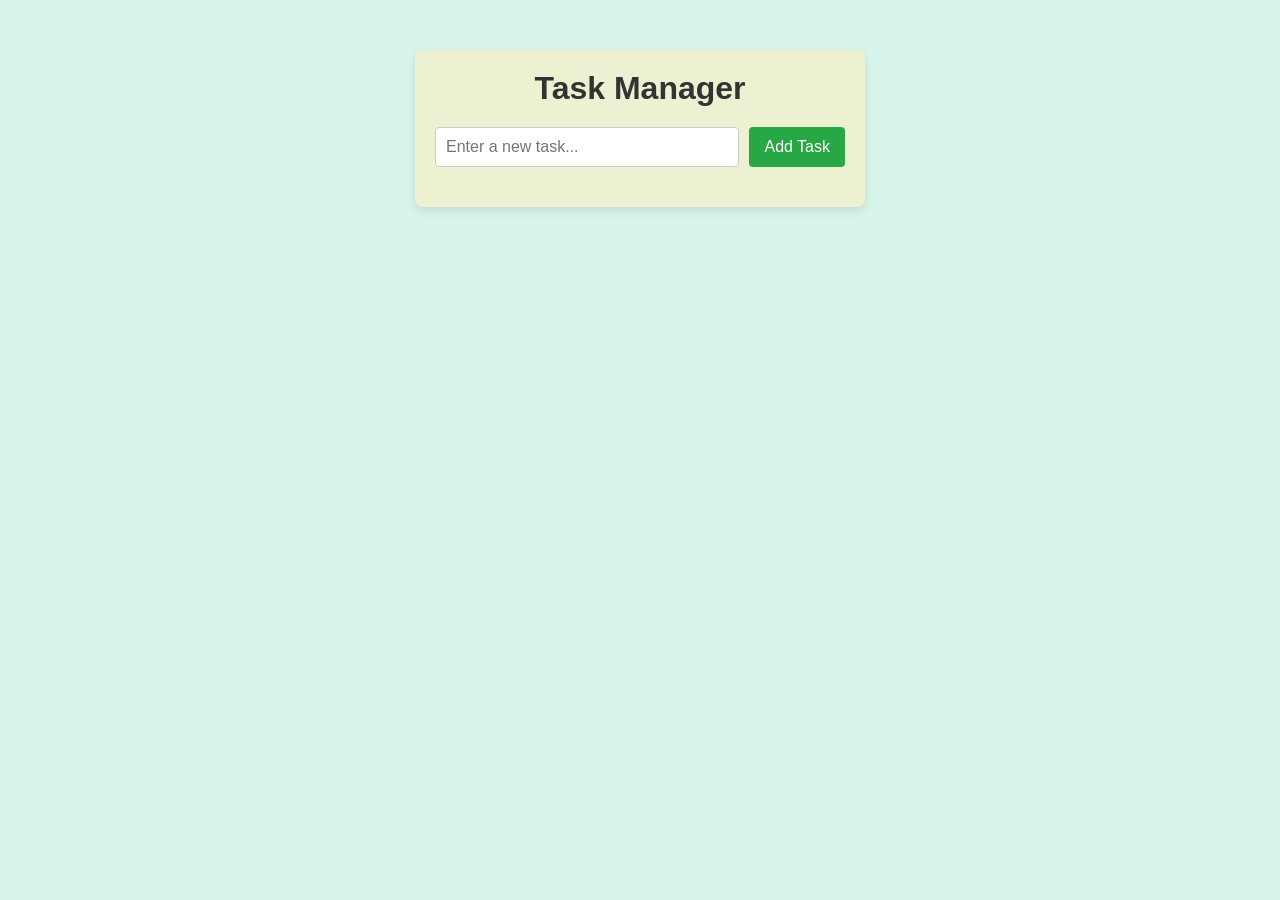
<file: #1-task manager/index.html>
<!DOCTYPE html>
<html lang="en">
<head>
    <meta charset="UTF-8">
    <meta name="viewport" content="width=device-width, initial-scale=1.0">
    <title>Task List CRUD App</title>
    <link rel="stylesheet" href="style.css">
</head>
<body>

    <div class="container">
        <h1>Task Manager</h1>
        
        <div class="input-group">
            <input type="text" id="taskInput" placeholder="Enter a new task...">
            <button id="addBtn">Add Task</button>
        </div>

        <!-- The JavaScript will inject the tasks here -->
        <ul id="taskList"></ul>
    </div>

    <script src="script.js"></script>
</body>
</html>
</file>
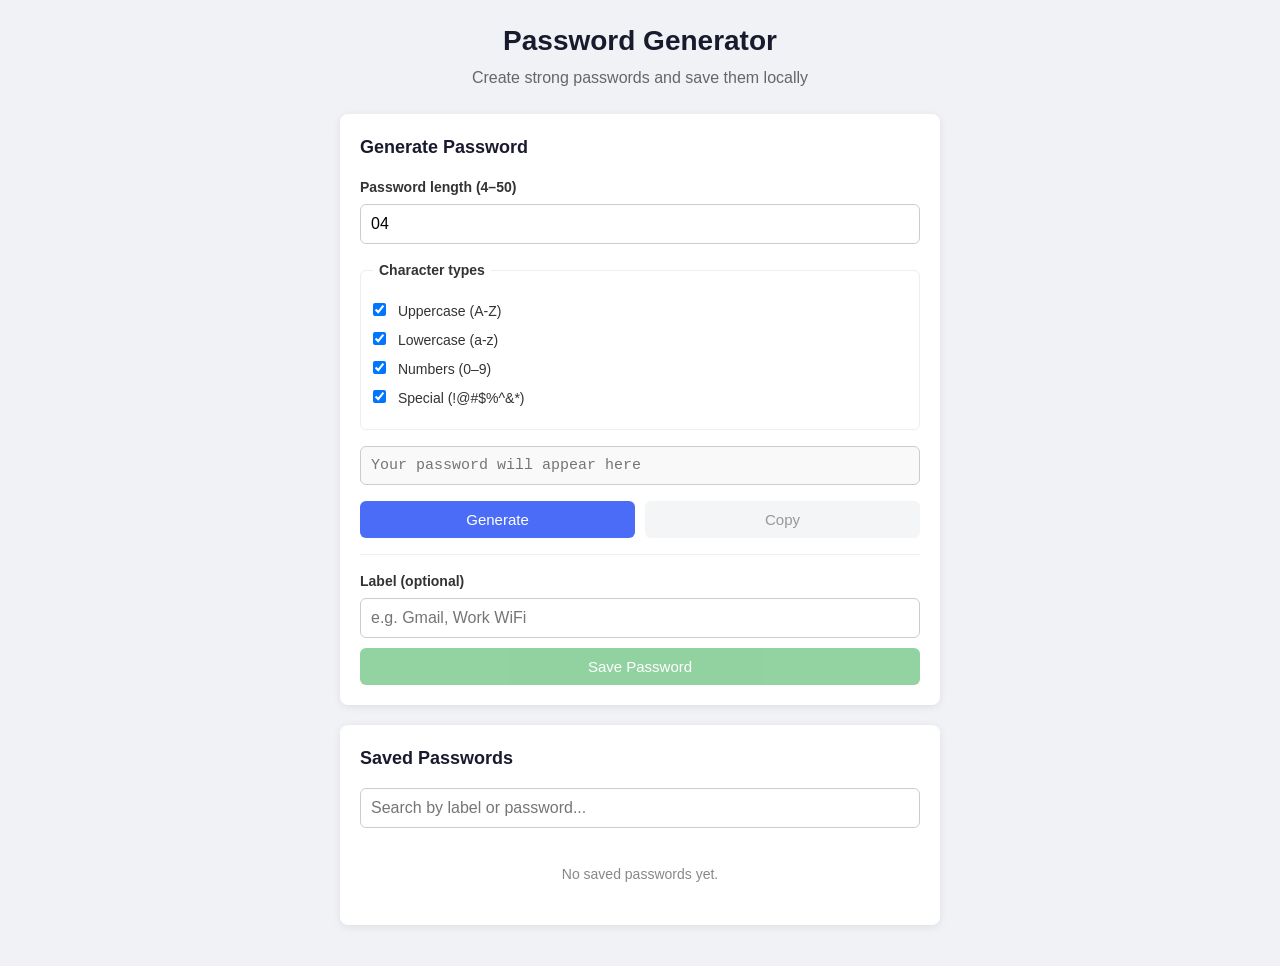
<file: #2-Password geneator/index.html>
<!DOCTYPE html>
<html lang="en">
<head>
  <meta charset="UTF-8">
  <meta name="viewport" content="width=device-width, initial-scale=1.0">
  <title>Random Password Generator</title>
  <link rel="stylesheet" href="style.css">
</head>
<body>
  <div class="container">
    <header>
      <h1>Password Generator</h1>
      <p class="subtitle">Create strong passwords and save them locally</p>
    </header>

    <section class="card">
      <h2>Generate Password</h2>

      <div id="error-message" class="error-message hidden" role="alert"></div>

      <div class="form-group">
        <label for="password-length">Password length (4–50)</label>
        <input type="number" id="password-length" min="4" max="50" value="04">
      </div>

      <fieldset class="options">
        <legend>Character types</legend>
        <label class="checkbox-label">
          <input type="checkbox" id="uppercase" checked>
          Uppercase (A-Z)
        </label>
        <label class="checkbox-label">
          <input type="checkbox" id="lowercase" checked>
          Lowercase (a-z)
        </label>
        <label class="checkbox-label">
          <input type="checkbox" id="numbers" checked>
          Numbers (0–9)
        </label>
        <label class="checkbox-label">
          <input type="checkbox" id="special" checked>
          Special (!@#$%^&*)
        </label>
      </fieldset>

      <div class="password-output">
        <input type="text" id="generated-password" readonly placeholder="Your password will appear here">
        <span id="strength-badge" class="strength-badge hidden">Weak</span>
      </div>

      <div class="button-row">
        <button type="button" id="generate-btn" class="btn btn-primary">Generate</button>
        <button type="button" id="copy-btn" class="btn btn-secondary" disabled>Copy</button>
      </div>

      <div class="save-section">
        <label for="password-label">Label (optional)</label>
        <input type="text" id="password-label" placeholder="e.g. Gmail, Work WiFi">
        <button type="button" id="save-btn" class="btn btn-save" disabled>Save Password</button>
      </div>
    </section>

    <section class="card">
      <h2>Saved Passwords</h2>

      <div class="search-box">
        <input type="text" id="search-input" placeholder="Search by label or password...">
      </div>

      <p id="empty-state" class="empty-state">No saved passwords yet.</p>
      <ul id="password-list" class="password-list"></ul>
    </section>
  </div>

  <div id="toast" class="toast hidden"></div>

  <script src="app.js"></script>
</body>
</html>
</file>
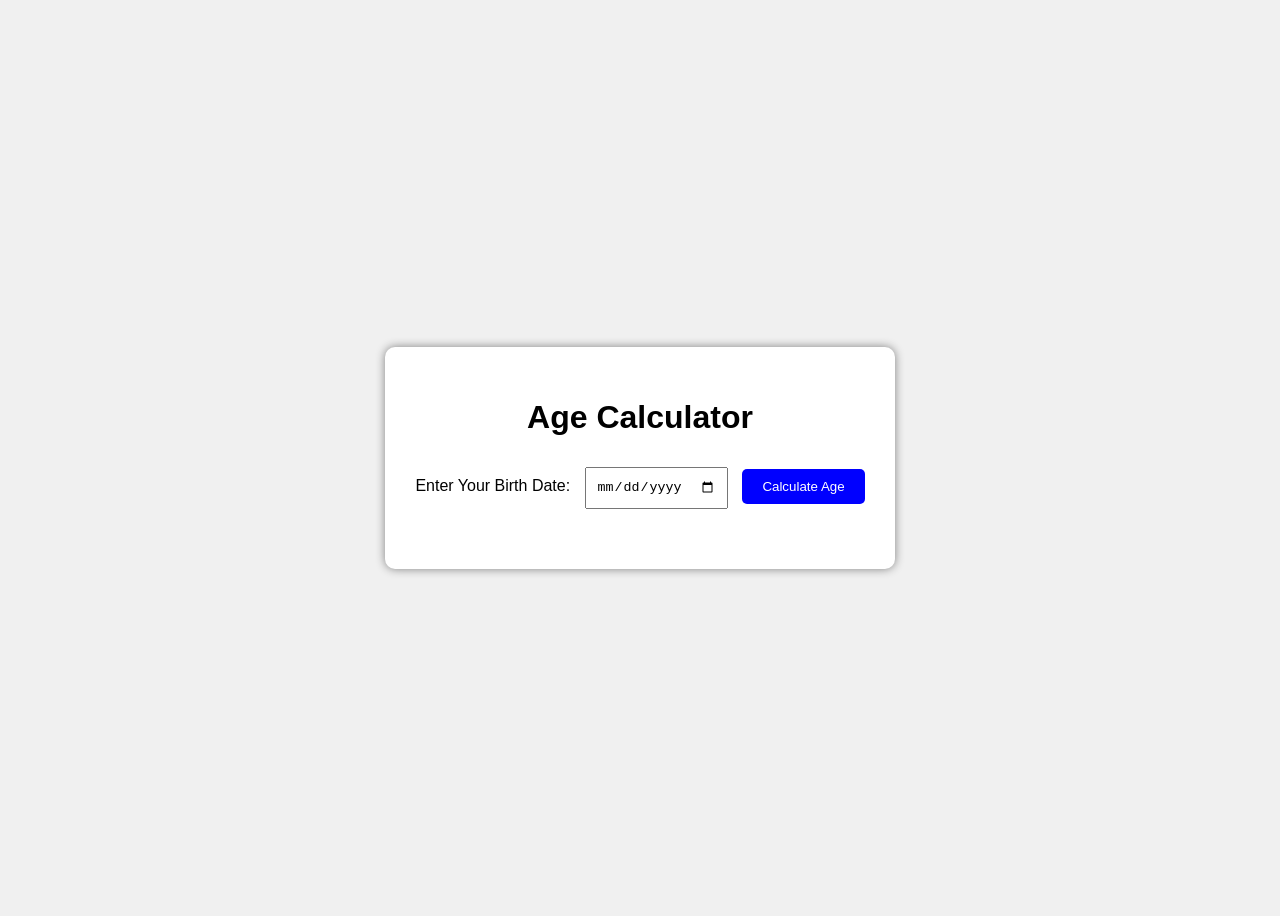
<file: #3-Age calculator/index.html>
<!DOCTYPE html>
<html lang="en">

<head>

    <!-- Character encoding -->
    <meta charset="UTF-8">

    <!-- Mobile responsive -->
    <meta name="viewport" content="width=device-width, initial-scale=1.0">

    <!-- Website title -->
    <title>Age Calculator</title>

    <!-- Connect CSS file -->
    <link rel="stylesheet" href="style.css">

</head>

<body>

    <!-- Main container -->
    <div class="container">

        <!-- Heading -->
        <h1>Age Calculator</h1>

        <!-- Label for date input -->
        <label for="birthDate">Enter Your Birth Date:</label>

        <!-- Date input field -->
        <input type="date" id="birthDate">

        <!-- Calculate button -->
        <button onclick="calculateAge()">
            Calculate Age
        </button>

        <!-- Result will appear here -->
        <div id="result"></div>

    </div>

    <!-- Connect JavaScript file -->
    <script src="script.js"></script>

</body>

</html>
</file>
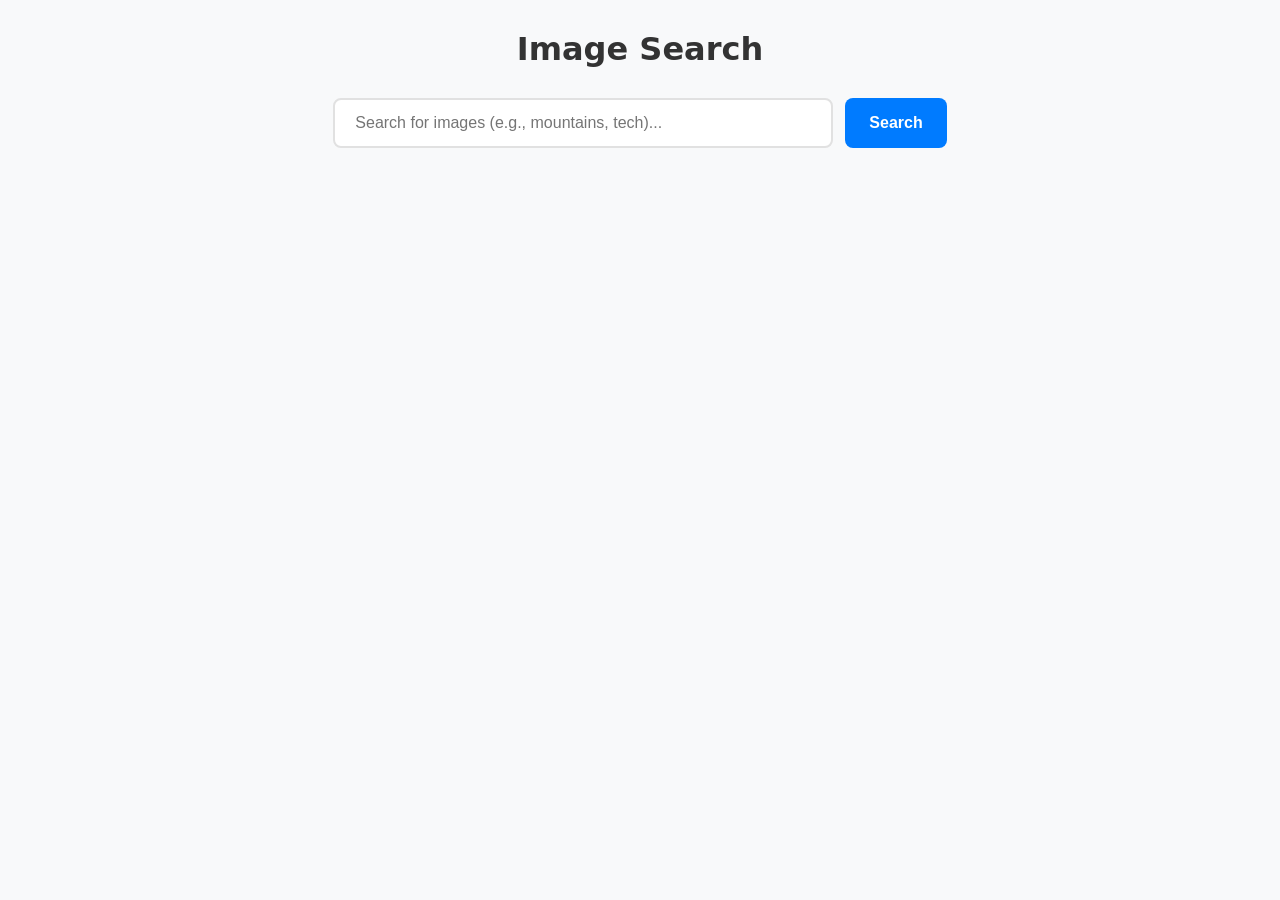
<file: #4-Image finder/index.html>
<!DOCTYPE html>
<html lang="en">
<head>
    <meta charset="UTF-8">
    <meta name="viewport" content="width=device-width, initial-scale=1.0">
    <title>Image Search App</title>
    <link rel="stylesheet" href="style.css">
</head>
<body>
    <div class="search-container">
        <h1 class="title">Image Search</h1>
        
        <form id="search-form" class="search-form">
            <input type="text" id="search-input" class="search-input" placeholder="Search for images (e.g., mountains, tech)..." required>
            <button type="submit" id="search-btn" class="search-btn">Search</button>
        </form>

        <div id="error-message" class="error-message hidden"></div>

        <div id="gallery-grid" class="gallery-grid"></div>

        <div id="status-message" class="status-message hidden"></div>

        <div id="load-more-wrapper" class="load-more-wrapper hidden">
            <button id="load-more-btn" class="load-more-btn">Load More</button>
        </div>
    </div>

    <script src="script.js"></script>
</body>
</html>
</file>
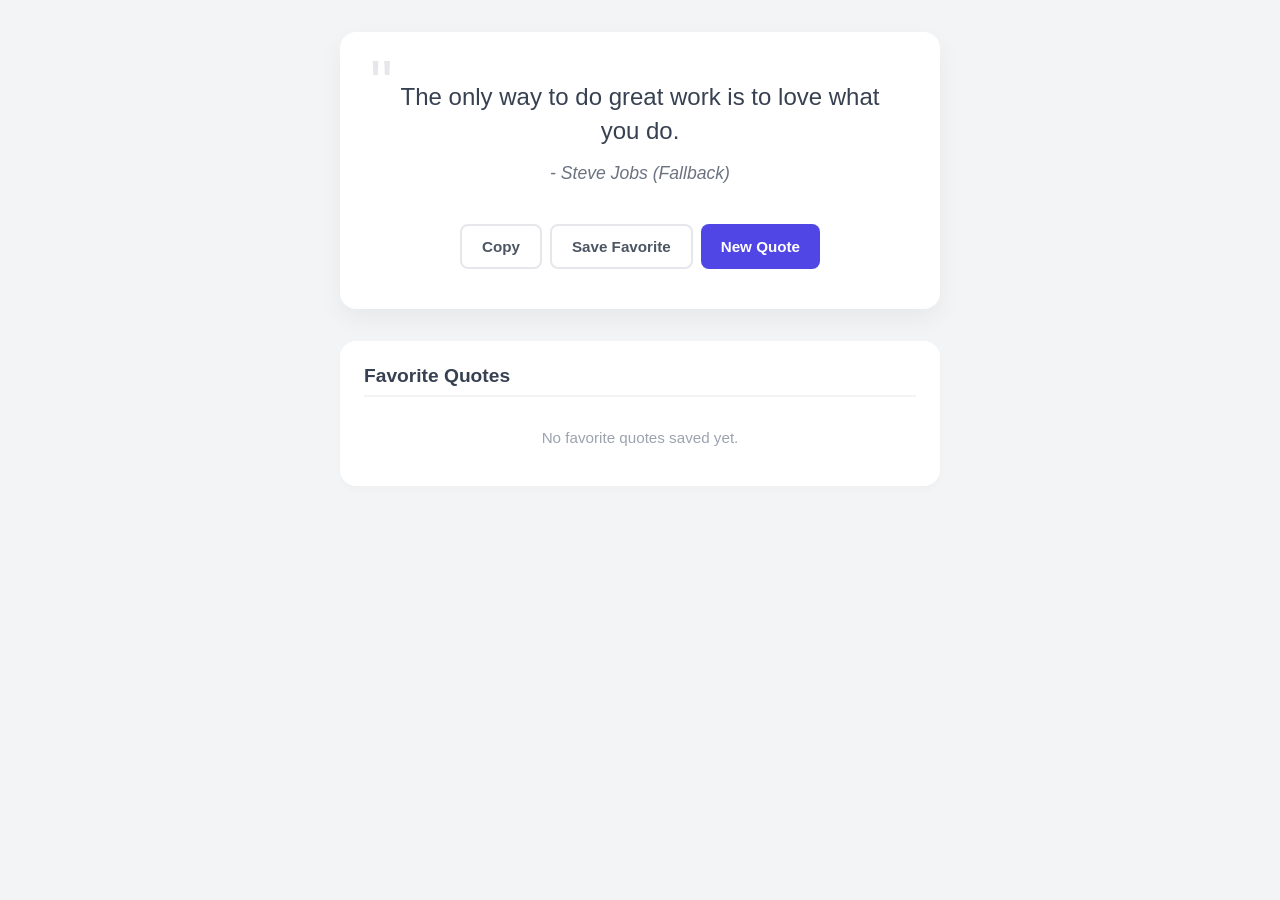
<file: #6-Random Quote Generator/index.html>
<!DOCTYPE html>
<html lang="en">
<head>
    <meta charset="UTF-8">
    <meta name="viewport" content="width=device-width, initial-scale=1.0">
    <title>Random Quote Generator</title>
    <link rel="stylesheet" href="style.css">
</head>
<body>

    <div class="container">
        <!-- Main Quote Generator Card -->
        <div class="quote-card">
            <div class="quote-content">
                <span class="quote-mark">"</span>
                <p id="quote-text">Loading quote...</p>
                <p id="quote-author">-</p>
            </div>
            
            <div class="button-group">
                <button class="btn btn-outline" onclick="copyQuote()" id="copy-btn">Copy</button>
                <button class="btn btn-outline" onclick="saveFavorite()">Save Favorite</button>
                <button class="btn btn-primary" onclick="generateQuote()" id="new-quote-btn">New Quote</button>
            </div>
        </div>

        <!-- Saved Favorites Section -->
        <div class="favorites-section">
            <h3>Favorite Quotes</h3>
            <div id="favorites-list" class="favorites-list">
                <!-- Saved quotes will appear here -->
            </div>
        </div>
    </div>

    <script src="script.js"></script>
</body>
</html>
</file>
<file: #1-task manager/style.css>
* {
    box-sizing: border-box;
    margin: 0;
    padding: 0;
    font-family: Arial, sans-serif;
}

body {
    background-color: #d8f5eb;
    display: flex;
    justify-content: center;
    padding-top: 50px;
}

.container {
    background: #eef0d2;
    width: 100%;
    max-width: 450px;
    padding: 20px;
    border-radius: 8px;
    box-shadow: 0 4px 10px rgba(0,0,0,0.1);
    
}

h1 {
    text-align: center;
    margin-bottom: 20px;
    color: #333;
}

.input-group {
    display: flex;
    gap: 10px;
    margin-bottom: 20px;
}

input[type="text"] {
    flex: 1;
    padding: 10px;
    border: 1px solid #ccc;
    border-radius: 4px;
    font-size: 16px;
}

button {
    padding: 10px 15px;
    border: none;
    border-radius: 4px;
    cursor: pointer;
    font-size: 16px;
    transition: background 0.3s;
}

#addBtn {
    background-color: #28a745;
    color: white;
}

#addBtn:hover {
    background-color: #218838;
}

ul {
    list-style-type: none;
}

li {
    background: #f9f9f9;
    padding: 15px;
    margin-bottom: 10px;
    border-radius: 4px;
    border: 1px solid #ddd;
    display: flex;
    align-items: center;
    justify-content: space-between;
}

.task-text {
    flex: 1;
    margin-right: 15px;
    word-break: break-all;
}

.btn-group button {
    padding: 5px 10px;
    font-size: 14px;
    margin-left: 5px;
}

.edit-btn {
    background-color: #ffc107;
    color: #333;
}

.edit-btn:hover {
    background-color: #e0a800;
}

.delete-btn {
    background-color: #dc3545;
    color: white;
}

.delete-btn:hover {
    background-color: #c82333;
}
</file>
<file: #2-Password geneator/style.css>
/* Simple, easy-to-read styles */

* {
  box-sizing: border-box;
  margin: 0;
  padding: 0;
}

body {
  font-family: Arial, sans-serif;
  background: #f0f2f5;
  color: #333;
  line-height: 1.5;
  padding: 20px;
}

.container {
  max-width: 600px;
  margin: 0 auto;
}

header {
  text-align: center;
  margin-bottom: 24px;
}

header h1 {
  font-size: 28px;
  color: #1a1a2e;
}

.subtitle {
  color: #666;
  margin-top: 4px;
}

/* Cards */
.card {
  background: #fff;
  border-radius: 8px;
  padding: 20px;
  margin-bottom: 20px;
  box-shadow: 0 2px 8px rgba(0, 0, 0, 0.08);
}

.card h2 {
  font-size: 18px;
  margin-bottom: 16px;
  color: #1a1a2e;
}

/* Form */
.form-group {
  margin-bottom: 16px;
}

.form-group label,
.save-section label {
  display: block;
  margin-bottom: 6px;
  font-weight: bold;
  font-size: 14px;
}

input[type="number"],
input[type="text"] {
  width: 100%;
  padding: 10px;
  border: 1px solid #ccc;
  border-radius: 6px;
  font-size: 16px;
}

input:focus {
  outline: none;
  border-color: #4a6cf7;
}

/* Checkboxes */
.options {
  border: 1px solid #eee;
  border-radius: 6px;
  padding: 12px;
  margin-bottom: 16px;
}

.options legend {
  font-weight: bold;
  font-size: 14px;
  padding: 0 6px;
}

.checkbox-label {
  display: block;
  margin: 8px 0;
  cursor: pointer;
  font-size: 14px;
}

.checkbox-label input {
  margin-right: 8px;
}

/* Password output */
.password-output {
  display: flex;
  gap: 10px;
  align-items: center;
  margin-bottom: 16px;
}

.password-output input {
  flex: 1;
  font-family: monospace;
  font-size: 15px;
  background: #f9f9f9;
}

/* Strength badge */
.strength-badge {
  padding: 6px 12px;
  border-radius: 20px;
  font-size: 12px;
  font-weight: bold;
  white-space: nowrap;
}

.strength-badge.weak {
  background: #ffe0e0;
  color: #c0392b;
}

.strength-badge.medium {
  background: #fff3cd;
  color: #856404;
}

.strength-badge.strong {
  background: #d4edda;
  color: #155724;
}

/* Buttons */
.button-row {
  display: flex;
  gap: 10px;
  margin-bottom: 16px;
}

.btn {
  padding: 10px 20px;
  border: none;
  border-radius: 6px;
  font-size: 15px;
  cursor: pointer;
  flex: 1;
}

.btn:disabled {
  opacity: 0.5;
  cursor: not-allowed;
}

.btn-primary {
  background: #4a6cf7;
  color: #fff;
}

.btn-primary:hover:not(:disabled) {
  background: #3a5ce5;
}

.btn-secondary {
  background: #e9ecef;
  color: #333;
}

.btn-secondary:hover:not(:disabled) {
  background: #dde1e6;
}

.btn-save {
  background: #28a745;
  color: #fff;
  width: 100%;
  margin-top: 10px;
}

.btn-save:hover:not(:disabled) {
  background: #218838;
}

/* Save section */
.save-section {
  border-top: 1px solid #eee;
  padding-top: 16px;
}

/* Error message */
.error-message {
  background: #ffe0e0;
  color: #c0392b;
  padding: 10px;
  border-radius: 6px;
  margin-bottom: 16px;
  font-size: 14px;
}

.hidden {
  display: none !important;
}

/* Search */
.search-box {
  margin-bottom: 16px;
}

/* Password list */
.password-list {
  list-style: none;
}

.password-item {
  border: 1px solid #eee;
  border-radius: 6px;
  padding: 12px;
  margin-bottom: 10px;
  background: #fafafa;
}

.password-item-header {
  display: flex;
  justify-content: space-between;
  align-items: center;
  margin-bottom: 6px;
}

.password-item-label {
  font-weight: bold;
  color: #1a1a2e;
}

.password-item-date {
  font-size: 12px;
  color: #888;
}

.password-item-value {
  font-family: monospace;
  font-size: 14px;
  word-break: break-all;
  margin-bottom: 8px;
}

.btn-delete {
  background: #dc3545;
  color: #fff;
  border: none;
  padding: 6px 12px;
  border-radius: 4px;
  font-size: 13px;
  cursor: pointer;
}

.btn-delete:hover {
  background: #c82333;
}

.empty-state {
  text-align: center;
  color: #888;
  padding: 20px;
  font-size: 14px;
}

/* Toast notification */
.toast {
  position: fixed;
  bottom: 20px;
  left: 50%;
  transform: translateX(-50%);
  background: #333;
  color: #fff;
  padding: 12px 24px;
  border-radius: 6px;
  font-size: 14px;
  z-index: 100;
}

/* Responsive */
@media (max-width: 480px) {
  .button-row {
    flex-direction: column;
  }

  .password-output {
    flex-direction: column;
    align-items: stretch;
  }
}
</file>
<file: #3-Age calculator/style.css>
/* Body styling */
body {

    /* Font style */
    font-family: Arial, sans-serif;

    /* Background color */
    background-color: #f0f0f0;

    /* Center content horizontally */
    display: flex;

    /* Center content vertically */
    justify-content: center;

    /* Vertical alignment */
    align-items: center;

    /* Full screen height */
    height: 100vh;

}

/* Main container */
.container {

    /* White background */
    background-color: white;

    /* Space inside box */
    padding: 30px;

    /* Rounded corners */
    border-radius: 10px;

    /* Center text */
    text-align: center;

    /* Shadow effect */
    box-shadow: 0 0 10px gray;

}

/* Input field */
input {

    /* Space around input */
    margin: 10px;

    /* Inner spacing */
    padding: 10px;

}

/* Button styling */
button {

    /* Inner spacing */
    padding: 10px 20px;

    /* Blue background */
    background-color: blue;

    /* Text color */
    color: white;

    /* Remove border */
    border: none;

    /* Rounded corners */
    border-radius: 5px;

    /* Mouse pointer */
    cursor: pointer;

}

/* Result styling */
#result {

    /* Space above result */
    margin-top: 20px;

    /* Bigger text */
    font-size: 20px;

}
</file>
<file: #4-Image finder/style.css>
* {
    box-sizing: border-box;
    margin: 0;
    padding: 0;
}

body {
    font-family: system-ui, -apple-system, sans-serif;
    background-color: #f8f9fa;
    color: #333;
}

.search-container {
    max-width: 1200px;
    margin: 0 auto;
    padding: 30px 20px;
}

.title {
    text-align: center;
    margin-bottom: 30px;
}

/* Search UI */
.search-form {
    display: flex;
    gap: 12px;
    justify-content: center;
    margin-bottom: 40px;
}

.search-input {
    width: 100%;
    max-width: 500px;
    padding: 14px 20px;
    font-size: 16px;
    border: 2px solid #e1e1e1;
    border-radius: 8px;
    outline: none;
    transition: border-color 0.2s ease;
}

.search-input:focus {
    border-color: #007bff;
}

.search-btn {
    padding: 0 24px;
    font-size: 16px;
    font-weight: 600;
    color: #fff;
    background-color: #007bff;
    border: none;
    border-radius: 8px;
    cursor: pointer;
    transition: background-color 0.2s ease;
}

.search-btn:hover:not(:disabled) {
    background-color: #0056b3;
}

.search-btn:disabled {
    background-color: #a5cfff;
    cursor: not-allowed;
}

/* Grid UI */
.gallery-grid {
    display: grid;
    grid-template-columns: repeat(auto-fill, minmax(280px, 1fr));
    gap: 24px;
    margin-bottom: 30px;
}

.image-card {
    border-radius: 12px;
    overflow: hidden;
    background: #fff;
    box-shadow: 0 4px 12px rgba(0,0,0,0.08);
    transition: transform 0.2s ease, box-shadow 0.2s ease;
}

.image-card:hover {
    transform: translateY(-4px);
    box-shadow: 0 8px 16px rgba(0,0,0,0.12);
}

.image-card img {
    width: 100%;
    height: 250px;
    object-fit: cover;
    display: block;
}

/* Status & Utilities */
.hidden {
    display: none !important;
}

.status-message {
    text-align: center;
    font-size: 18px;
    color: #666;
    margin: 40px 0;
}

.error-message {
    text-align: center;
    color: #dc3545;
    background-color: #f8d7da;
    padding: 16px;
    border-radius: 8px;
    margin-bottom: 30px;
}

.load-more-wrapper {
    display: flex;
    justify-content: center;
    margin-bottom: 40px;
}

.load-more-btn {
    padding: 12px 32px;
    font-size: 16px;
    font-weight: 600;
    color: #fff;
    background-color: #28a745;
    border: none;
    border-radius: 8px;
    cursor: pointer;
    transition: background-color 0.2s ease;
}

.load-more-btn:hover {
    background-color: #218838;
}
</file>
<file: #6-Random Quote Generator/style.css>
/* Base Reset */
* {
    box-sizing: border-box;
    margin: 0;
    padding: 0;
    font-family: 'Segoe UI', Tahoma, Geneva, Verdana, sans-serif;
}

body {
    background-color: #f3f4f6;
    display: flex;
    justify-content: center;
    align-items: flex-start;
    min-height: 100vh;
    padding: 2rem;
    color: #1f2937;
}

.container {
    width: 100%;
    max-width: 600px;
}

/* Main Quote Card */
.quote-card {
    background-color: #ffffff;
    padding: 2.5rem;
    border-radius: 16px;
    box-shadow: 0 10px 25px rgba(0, 0, 0, 0.05);
    margin-bottom: 2rem;
    text-align: center;
}

.quote-content {
    margin-bottom: 2rem;
    position: relative;
    min-height: 120px; /* Prevents layout jumping */
    display: flex;
    flex-direction: column;
    justify-content: center;
}

.quote-mark {
    font-size: 4rem;
    color: #e5e7eb;
    position: absolute;
    top: -20px;
    left: -10px;
    line-height: 1;
    z-index: 0;
}

#quote-text {
    font-size: 1.5rem;
    font-weight: 500;
    line-height: 1.4;
    color: #374151;
    position: relative;
    z-index: 1;
    margin-bottom: 1rem;
    transition: opacity 0.3s;
}

#quote-author {
    font-size: 1.1rem;
    color: #6b7280;
    font-style: italic;
}

/* Buttons */
.button-group {
    display: flex;
    gap: 0.5rem;
    justify-content: center;
    flex-wrap: wrap;
}

.btn {
    padding: 0.75rem 1.25rem;
    border-radius: 8px;
    font-size: 0.95rem;
    font-weight: 600;
    cursor: pointer;
    transition: all 0.2s ease;
    border: none;
}

.btn-primary {
    background-color: #4f46e5;
    color: white;
}

.btn-primary:hover {
    background-color: #4338ca;
}

.btn-primary:disabled {
    background-color: #9ca3af;
    cursor: not-allowed;
}

.btn-outline {
    background-color: transparent;
    border: 2px solid #e5e7eb;
    color: #4b5563;
}

.btn-outline:hover {
    border-color: #d1d5db;
    background-color: #f9fafb;
}

/* Favorites Section */
.favorites-section {
    background-color: #ffffff;
    padding: 1.5rem;
    border-radius: 16px;
    box-shadow: 0 4px 6px rgba(0, 0, 0, 0.02);
}

.favorites-section h3 {
    margin-bottom: 1rem;
    font-size: 1.2rem;
    color: #374151;
    border-bottom: 2px solid #f3f4f6;
    padding-bottom: 0.5rem;
}

.favorites-list {
    display: flex;
    flex-direction: column;
    gap: 1rem;
}

.favorite-item {
    background-color: #f9fafb;
    padding: 1rem;
    border-radius: 8px;
    border-left: 4px solid #4f46e5;
    display: flex;
    justify-content: space-between;
    align-items: center;
    gap: 1rem;
}

.favorite-text {
    font-size: 0.9rem;
    color: #4b5563;
}

.delete-btn {
    background-color: transparent;
    border: none;
    color: #ef4444;
    cursor: pointer;
    font-weight: bold;
    padding: 0.5rem;
}

.delete-btn:hover {
    color: #b91c1c;
    text-decoration: underline;
}

.empty-message {
    color: #9ca3af;
    font-size: 0.95rem;
    text-align: center;
    padding: 1rem 0;
}
</file>
